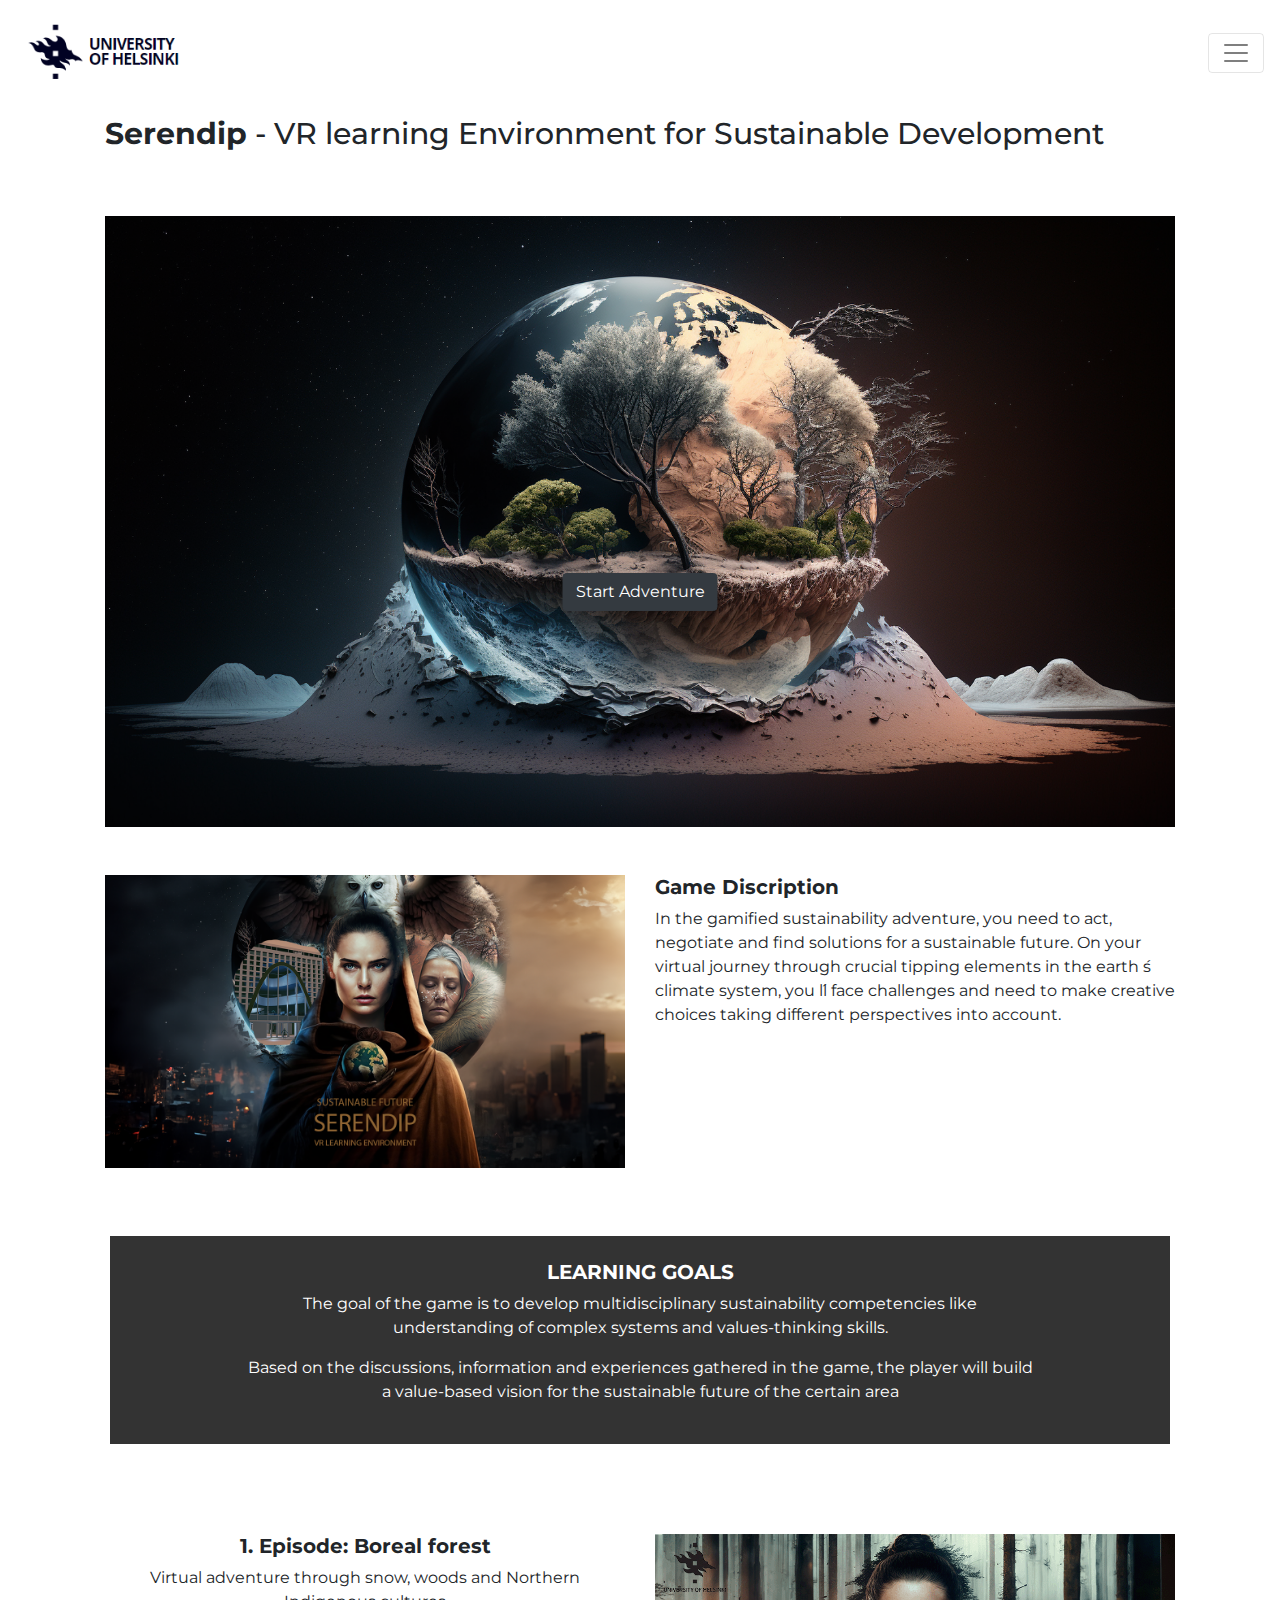
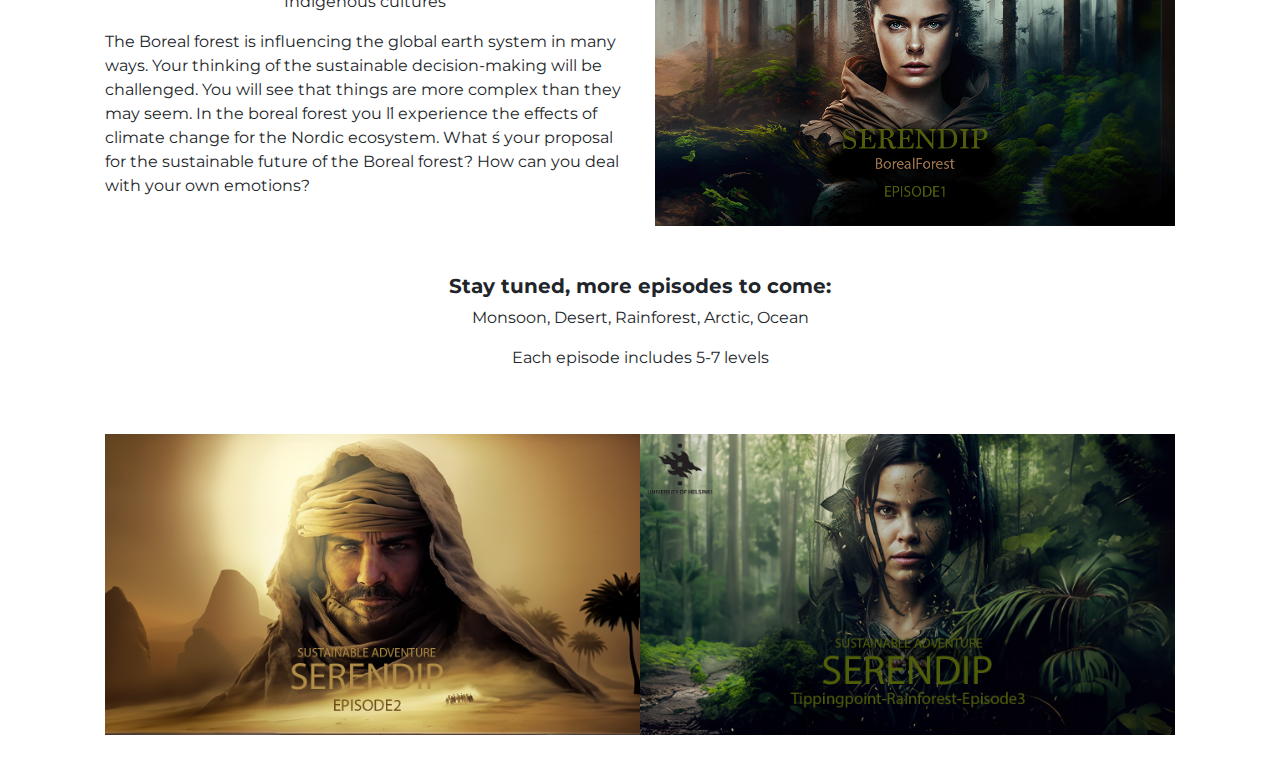
<file: index.html>
<!DOCTYPE html>
<html lang="en">
<head>
    <meta charset="UTF-8">
    <meta name="viewport" content="width=device-width, initial-scale=1.0">
    <title>Serendip</title>
    <link rel="icon" href="images/favicon.ico">
    <link rel="stylesheet" href="https://stackpath.bootstrapcdn.com/bootstrap/4.5.0/css/bootstrap.min.css">
    <link href="https://fonts.googleapis.com/css2?family=Montserrat:wght@400;700&display=swap" rel="stylesheet">
    <link rel="stylesheet" href="css/styles.css">
</head>
<body>
    <!-- Navigation bar -->
    <nav class="navbar navbar-expand-* navbar-light fixed-top">
        <a class="navbar-brand" href="index.html">
            <img src="images/hy-logo.png" height="80" alt="Logo">
        </a>
        <!-- Toggle button for small screens -->
        <button class="navbar-toggler" type="button" data-toggle="collapse" data-target="#navbarNav" aria-controls="navbarNav" aria-expanded="false" aria-label="Toggle navigation">
            <span class="navbar-toggler-icon"></span>
        </button>
        <!-- Navigation links -->
        <div class="collapse navbar-collapse" id="navbarNav">
            <ul class="navbar-nav ml-auto">
                <li class="nav-item">
                    <a class="nav-link" href="#">Link 1</a>
                </li>
                <li class="nav-item">
                    <a class="nav-link" href="#">Link 2</a>
                </li>
                <li class="nav-item">
                    <a class="nav-link" href="#">Link 3</a>
                </li>
            </ul>
        </div>
    </nav>
    <!-- Main content -->
    <div class="container" style="padding-top: 100px;">
        <h1 class="text-left my-3 title-no-wrap"><strong>Serendip</strong> - VR learning Environment for Sustainable Development</h1>
        <!-- Image with link to game page -->
        <div class="image-container">
            <a href="game-page.html">
                <img src="images/earth.png" class="img-fluid my-5" alt="Banner">
            </a>
            <!-- Button to start the game -->
            <a href="game-page.html" class="btn btn-dark" style="position: absolute; top: 60%; left: 50%; transform: translate(-50%, -50%);">Start Adventure</a>
        </div>
        <!-- Game description -->
        <div class="row mb-5">
            <div class="col-md-6 custom-margin-bottom">
                <img src="images/game-poster01b.png" class="img-fluid" alt="Image 1">
            </div>
            <div class="col-md-6 custom-margin-bottom">
                <h2 class="font-weight-bold">Game Discription</h2>
                <p>In the gamified sustainability adventure, you need to act, negotiate and find solutions for a sustainable future. On your virtual journey through crucial tipping elements in the earth ́s climate system, you ́ll face challenges and need to make creative choices taking different perspectives into account.</p>
            </div>
        </div>
        <!-- Learning goals -->
        <div class="row mt-5 bg-dark text-white text-center py-4">
            <div class="col">
                <h2 class="font-weight-bold">LEARNING GOALS</h2>
                <p>The goal of the game is to develop multidisciplinary sustainability competencies like understanding of complex systems and values-thinking skills.</p>
                <p>Based on the discussions, information and experiences gathered in the game, the player will build a value-based vision for the sustainable future of the certain area</p>
            </div>
        </div>
        <!-- Episode description -->
        <div class="row mt-5">
            <div class="col-md-6">
                <h2 class="font-weight-bold text-center">1. Episode: Boreal forest</h2>
                <p class="text-center">Virtual adventure through snow, woods and Northern Indigenous cultures</p>
                <p>The Boreal forest is influencing the global earth system in many ways. Your thinking of the sustainable decision-making will be challenged. You will see that things are more complex than they may seem. In the boreal forest you ́ll experience the effects of climate change for the Nordic ecosystem. What ́s your proposal for the sustainable future of the Boreal forest? How can you deal with your own emotions?</p>
            </div>
            <div class="col-md-6">
                <img src="images/map1-image.png" class="img-fluid" alt="Image 2">
            </div>
        </div>
        <!-- Future episodes -->
        <div class="row text-center mt-5 mb-5">
            <div class="col">
                <h2 class="font-weight-bold">Stay tuned, more episodes to come:</h3>
                <p>Monsoon, Desert, Rainforest, Arctic, Ocean</p>
                <p>Each episode includes 5-7 levels</p>
            </div>
        </div>
        <!-- Images for future episodes -->
        <div class="row no-gutters mt-5 mb-5">
            <div class="col-md-6">
                <img src="images/map2-image.png" class="img-fluid" alt="Image 3">
            </div>
            <div class="col-md-6">
                <img src="images/map3-image.png" class="img-fluid" alt="Image 4">
            </div>
        </div>
        <div class="row no-gutters">
        </div>
    </div>
    <!-- jQuery and Bootstrap scripts -->
    <script src="https://code.jquery.com/jquery-3.5.1.slim.min.js"></script>
    <script src="https://stackpath.bootstrapcdn.com/bootstrap/4.5.0/js/bootstrap.min.js"></script>
</body>
</html>
</file>
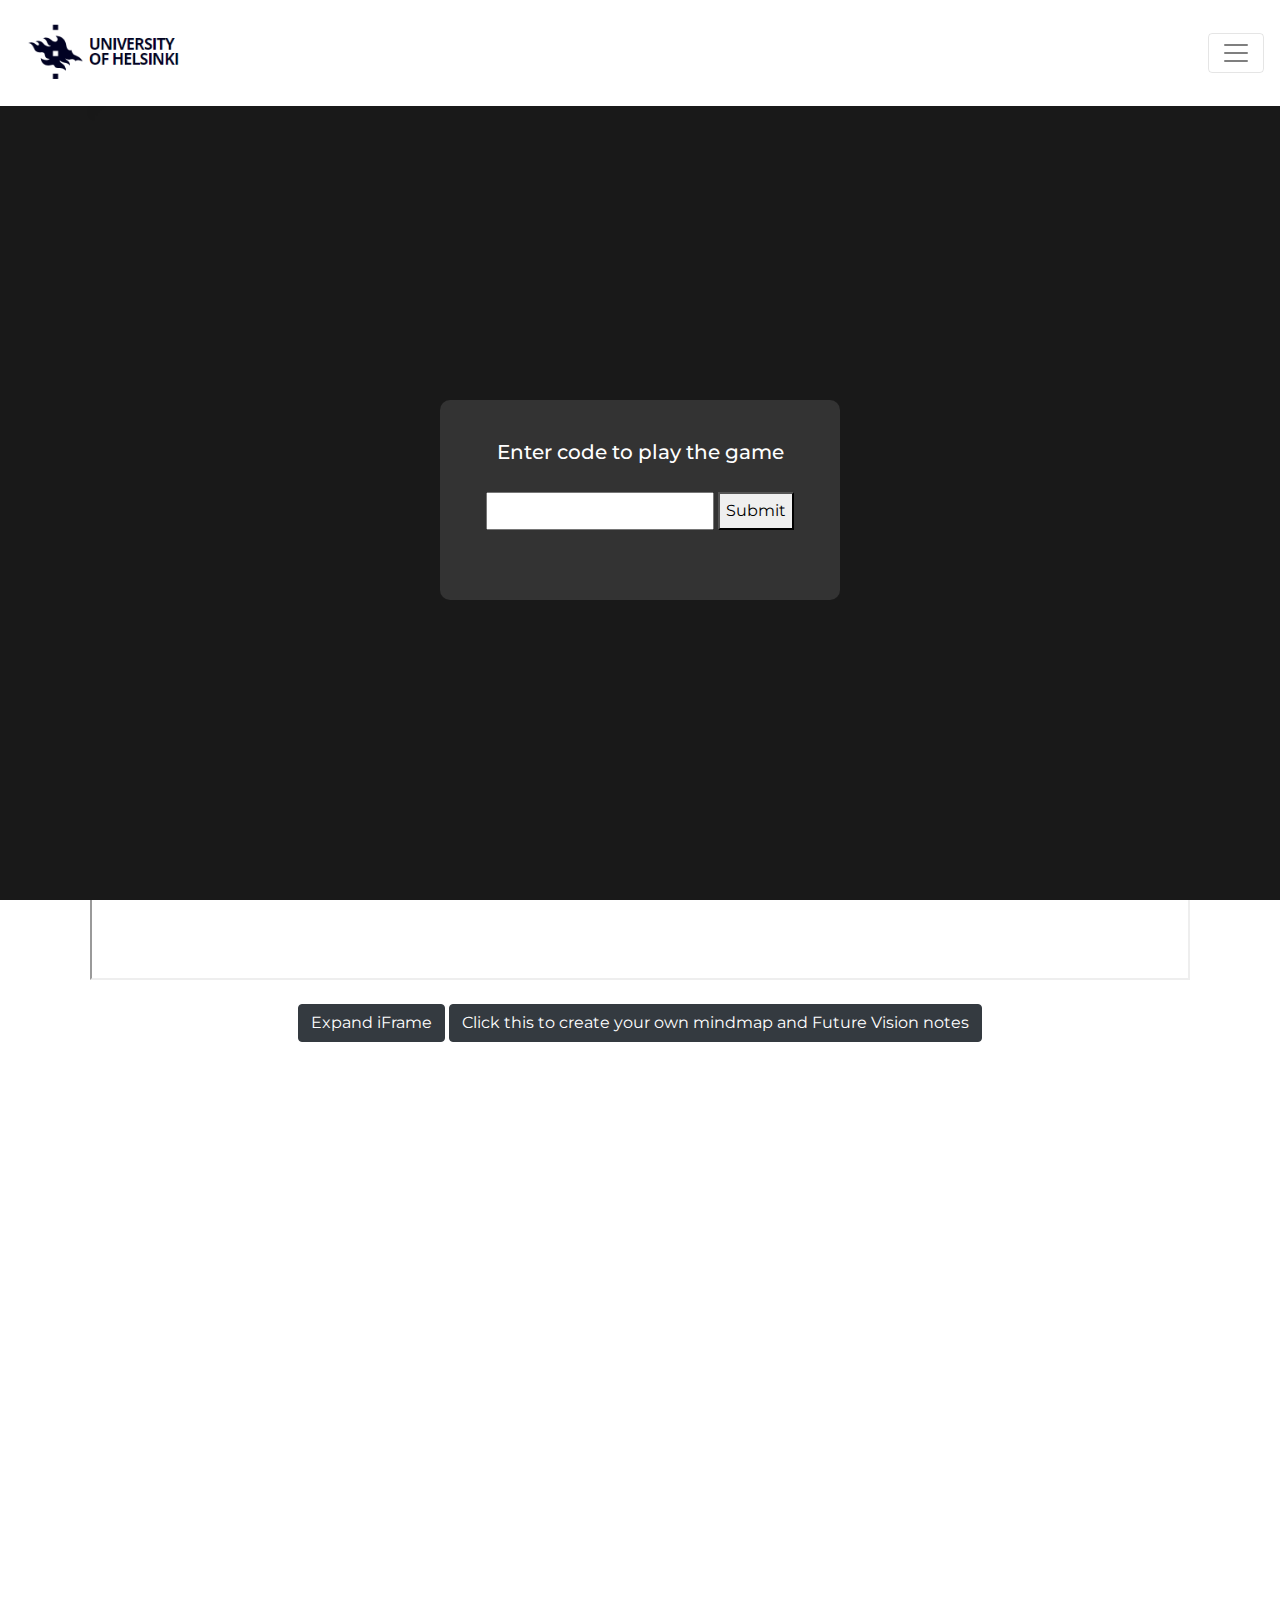
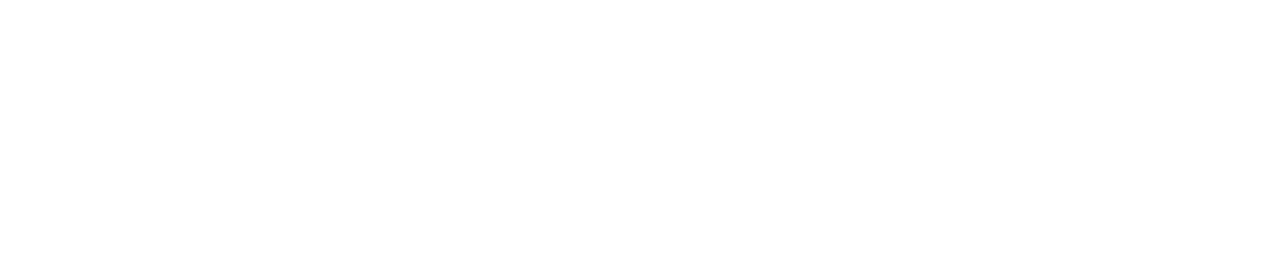
<file: game-page.html>
<!DOCTYPE html>
<html lang="en">
<head>
    <meta charset="UTF-8">
    <meta name="viewport" content="width=device-width, initial-scale=1.0">
    <title>Game Page</title>
    <link rel="stylesheet" href="https://stackpath.bootstrapcdn.com/bootstrap/4.5.0/css/bootstrap.min.css">
    <link href="https://fonts.googleapis.com/css2?family=Montserrat:wght@400;700&display=swap" rel="stylesheet">
    <link rel="stylesheet" href="css/styles.css"> <!-- Link to the external CSS file -->
</head>
<body id="game-page">
    <nav id="navbar" class="navbar  navbar-light fixed-top"> <!-- Navigation bar -->
        <a class="navbar-brand" href="index.html">
            <img src="images/hy-logo.png" height="80" alt="Logo"> <!-- Logo image -->
        </a>
        <button class="navbar-toggler" type="button" data-toggle="collapse" data-target="#navbarNav" aria-controls="navbarNav" aria-expanded="false" aria-label="Toggle navigation">
            <span class="navbar-toggler-icon"></span> <!-- Hamburger icon for the navigation bar -->
        </button>
        <div class="collapse navbar-collapse" id="navbarNav">
            <ul class="navbar-nav ml-auto">
                <li class="nav-item mr-3">
                    <a href="https://embed.kumu.io/6b6f910fa3850be7b7470ffa484b60c2#untitled-map" target="_blank" class="btn btn-dark" title="Notes for your future vision">NoteBook Example</a> <!-- Link to the notebook example -->
                </li>
            </ul>
        </div>
    </nav>
    <div id="blur-background" class="blur-background"> <!-- Background blur when the pin input is displayed -->
        <div class="pin-container"> <!-- Container for the pin input -->
            <h2>Enter code to play the game</h2> <!-- Instruction for the user -->
            <input id="pin-input" type="password"> <!-- Pin input field -->
            <button onclick="checkPin()">Submit</button> <!-- Button to submit the pin -->
        </div>
    </div>
    <div id="container-full" class="container-full" style="padding-top: 100px;"> <!-- Container for the iframe -->
        <iframe id="iframe-a" style="width:1100px; height:880px;" src="http://16.16.6.168:81/"></iframe> <!-- The iframe where the game is displayed -->
    </div>
    <div class="text-center my-4">
        <button id="expand-button" onclick="toggleIframe()" class="btn btn-dark">Expand iFrame</button> <!-- Button to expand the iframe -->
        <a href="https://www.kumu.io/login" class="btn btn-dark" target="_blank">Click this to create your own mindmap and Future Vision notes</a> <!-- Link to create a mindmap -->
    </div>    
    <div class="container">
        <iframe name="iframe-b" style="width:100%; height:800px;" src="https://embed.kumu.io/95f1d2b7cd5a77c1c4fd6a408175ee51" width="940" height="600" frameborder="0"></iframe> <!-- Another iframe for additional content -->
    </div>
    <script src="https://code.jquery.com/jquery-3.5.1.slim.min.js"></script>
    <script src="https://stackpath.bootstrapcdn.com/bootstrap/4.5.0/js/bootstrap.min.js"></script>
    <script>
        var expanded = false; // Variable to track if the iframe is expanded
        function toggleIframe() { // Function to toggle the iframe size
            var iframe = document.getElementById("iframe-a");
            var button = document.getElementById("expand-button");
            var navbar = document.getElementById("navbar");
            var container = document.getElementById("container-full");
            if (!expanded) { // If the iframe is not expanded, expand it
                iframe.style.width = "100%";
                iframe.style.height = "1024px";
                button.textContent = "Shrink iFrame";
                navbar.style.display = "none";
                container.style.paddingTop = "0px";
                expanded = true;
            } else { // If the iframe is expanded, shrink it
                iframe.style.width = "1100px";
                iframe.style.height = "880px";
                button.textContent = "Expand iFrame";
                navbar.style.display = "flex";
                container.style.paddingTop = "100px";
                expanded = false;
            }
        }

        var correctPin = "1234"; // The correct pin to access the game
        function checkPin() { // Function to check the entered pin
            var pinInput = document.getElementById("pin-input");
            var blurBackground = document.getElementById("blur-background");
            if (pinInput.value === correctPin) { // If the entered pin is correct, hide the pin input
                blurBackground.style.display = "none";
            } else { // If the entered pin is incorrect, show an alert and clear the pin input
               

                alert("Incorrect pin. Please try again.");
                pinInput.value = "";
            }
        }
    </script>
</body>
</html>
</file>
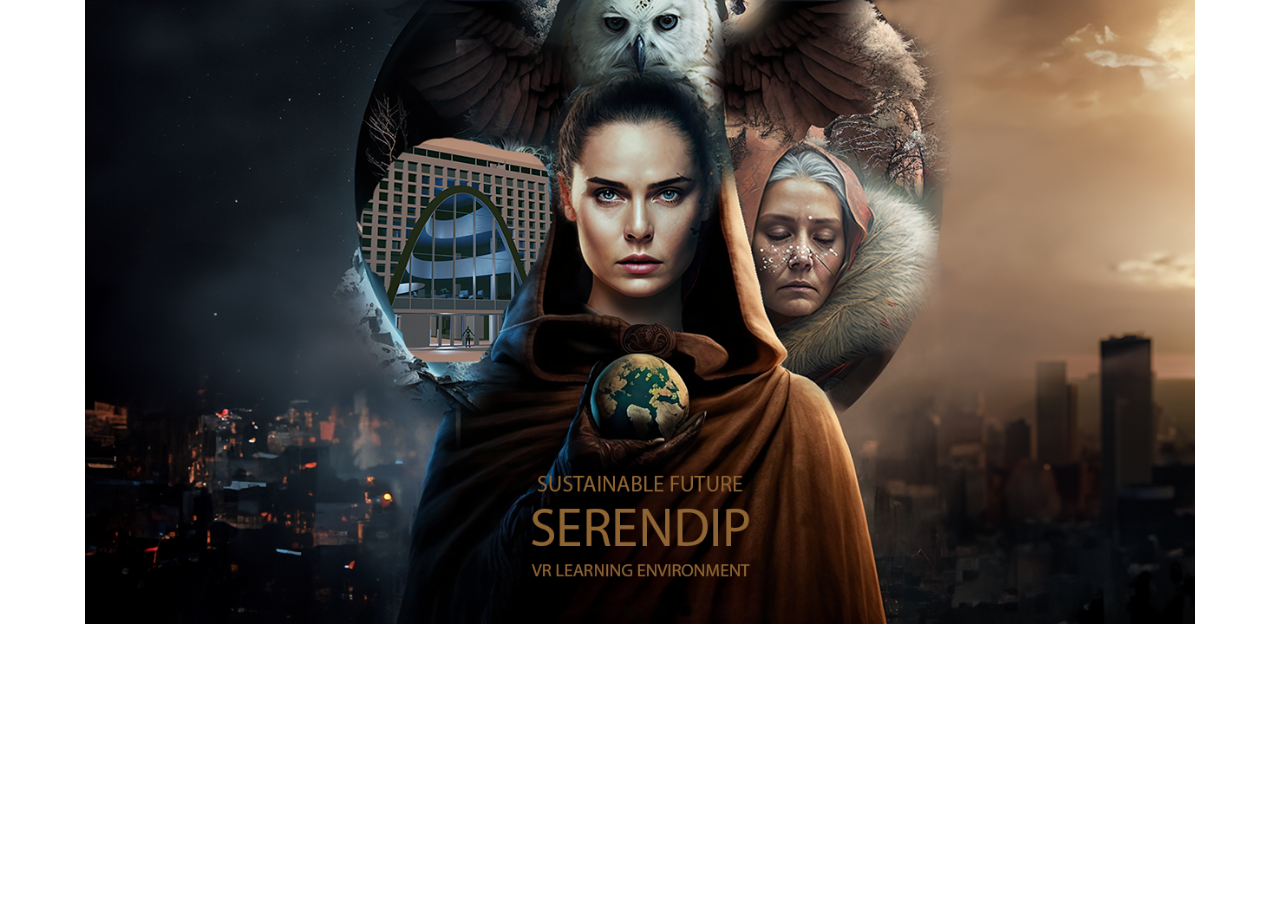
<file: second-page.html>
<!DOCTYPE html>
<html lang="en">
<head>
    <meta charset="UTF-8">
    <meta name="viewport" content="width=device-width, initial-scale=1.0">
    <title>Second Page</title>
    <link rel="stylesheet" href="https://stackpath.bootstrapcdn.com/bootstrap/4.5.0/css/bootstrap.min.css">
</head>
<body>
    <div class="container">
        <img src="images/game-poster01b.png" class="img-fluid" alt="Full Width Image">
    </div>
    <script src="https://code.jquery.com/jquery-3.5.1.slim.min.js"></script>
    <script src="https://stackpath.bootstrapcdn.com/bootstrap/4.5.0/js/bootstrap.min.js"></script>
</body>
</html>
</file>
<file: css/styles.css>
body {
    background-color: white;
    font-family: 'Montserrat', sans-serif; /* Set the font family for the entire page */
}

#earth-page .container {
    max-width: 100%;
    margin: 0 auto;
    padding: 0 15px;
}

.navbar {
    background-color: white; /* Set the background color of the navigation bar */
}

.container {
    max-width: 1100px;
    margin: 0 auto;
    padding: 0 15px;
}

.image-container {
    position: relative;
    text-align: center;
}

.centered-text {
    position: absolute;
    top: 50%;
    left: 50%;
    transform: translate(-50%, -50%);
    color: white;
    font-size: 20px;
    font-weight: bold; /* Set the font weight for the centered text */
}

.img-fluid {
    width: 100%;
    height: auto;
}

.bg-dark {
    background-color: #333 !important;
    padding: 20px; /* Add padding inside the element */
    margin-bottom: 90px; /* Add margin below the element */
    max-width: 1060px; /* Set the maximum width of the element */
    margin-left: auto;
    margin-right: auto;
}

@media (min-width: 1100px) {
    .title-no-wrap {
        white-space: nowrap; /* Prevent the title from wrapping to the next line */
    }
}

.title-no-wrap {
    font-size: 30px; /* Set the font size for the title */
}

h2 {
    font-size: 20px; /* Set the font size for h2 elements */
}

.bg-dark {
    padding-left: 120px; /* Add padding to the left */
    padding-right: 120px; /* Add padding to the right */
    margin-bottom: 90px; /* Add margin below the element */
}

.custom-margin-bottom {
    margin-bottom: 20px; /* Add margin below the element */
}

.modal {
    position: fixed;
    z-index: 1;
    left: 0;
    top: 0;
    width: 100%;
    height: 100%;
    overflow: auto;
    background-color: rgba(0,0,0,0.9); /* Set the background color to almost black */
    backdrop-filter: blur(10px); /* Add a blur effect to the background */
}

.modal-content {
    background-color: #fefefe;
    position: absolute;
    top: 50%;
    left: 50%;
    transform: translate(-50%, -50%);
    padding: 20px;
    border: 1px solid #888;
    width: 400px; /* Set the width of the modal content */
    height: 200px; /* Set the height of the modal content */
    display: flex;
    flex-direction: column;
    justify-content: center;
    align-items: center;
}

.container-full {
    width: 100%;
    padding-right: 15px;
    padding-left: 15px;
    margin-right: auto;
    margin-left: auto;
    display: flex;
    justify-content: center;
}

.blur-background {
    position: fixed;
    width: 100%;
    height: 100%;
    top: 0;
    left: 0;
    background-color: rgba(0, 0, 0, 0.9); /* Set the background color to almost black */
    backdrop-filter: blur(10px); /* Add a blur effect to the background */
    display: flex;
    justify-content: center;
    align-items: flex-start;
    padding-top: 400px;
    z-index: 1000;
}

.pin-container {
    background-color: #333;
    color: white;
    padding: 40px; /* Add padding inside the pin container */
    width: 400px;
    height: 200px;
    text-align: center;
    border-radius: 10px;
    line-height: 2; /* Set the line height for the text inside the pin container */
}

#pin-input {
    margin-top: 20px; /* Add margin above the pin input field */
}
</file>
